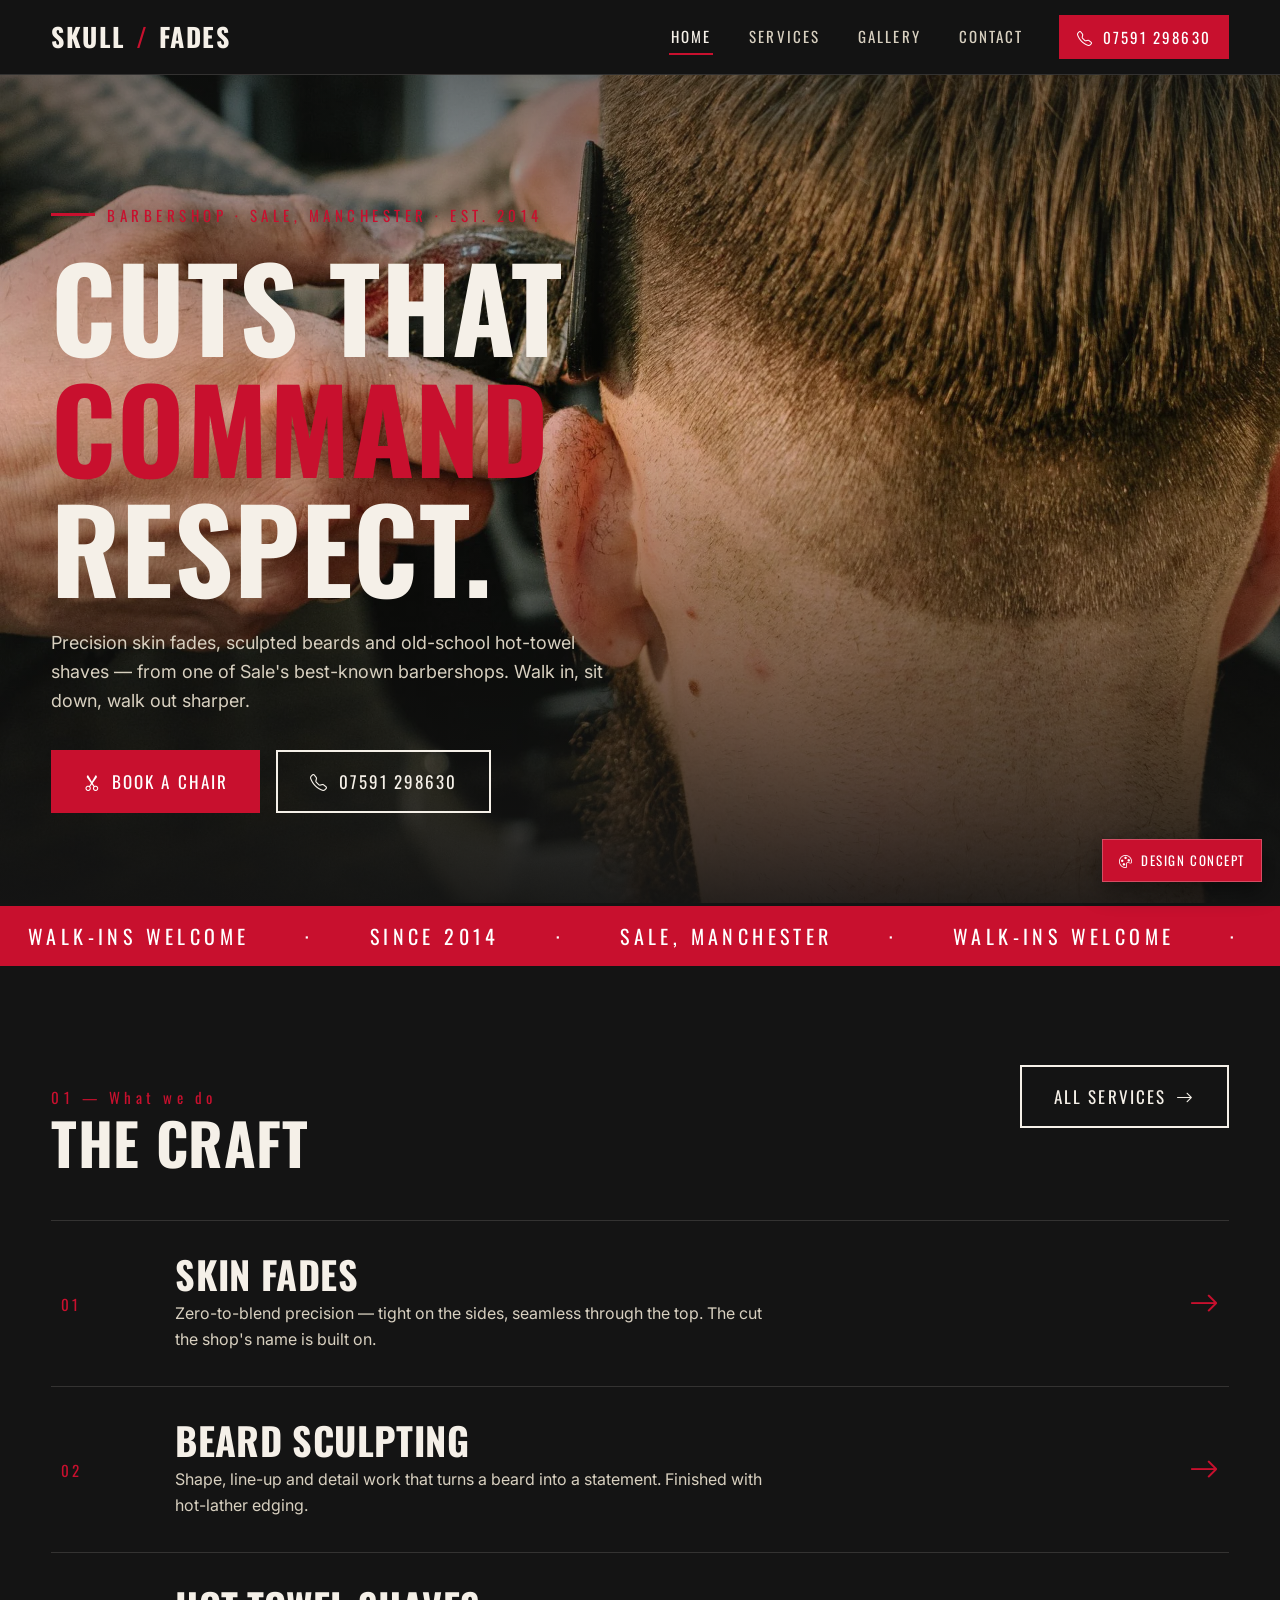
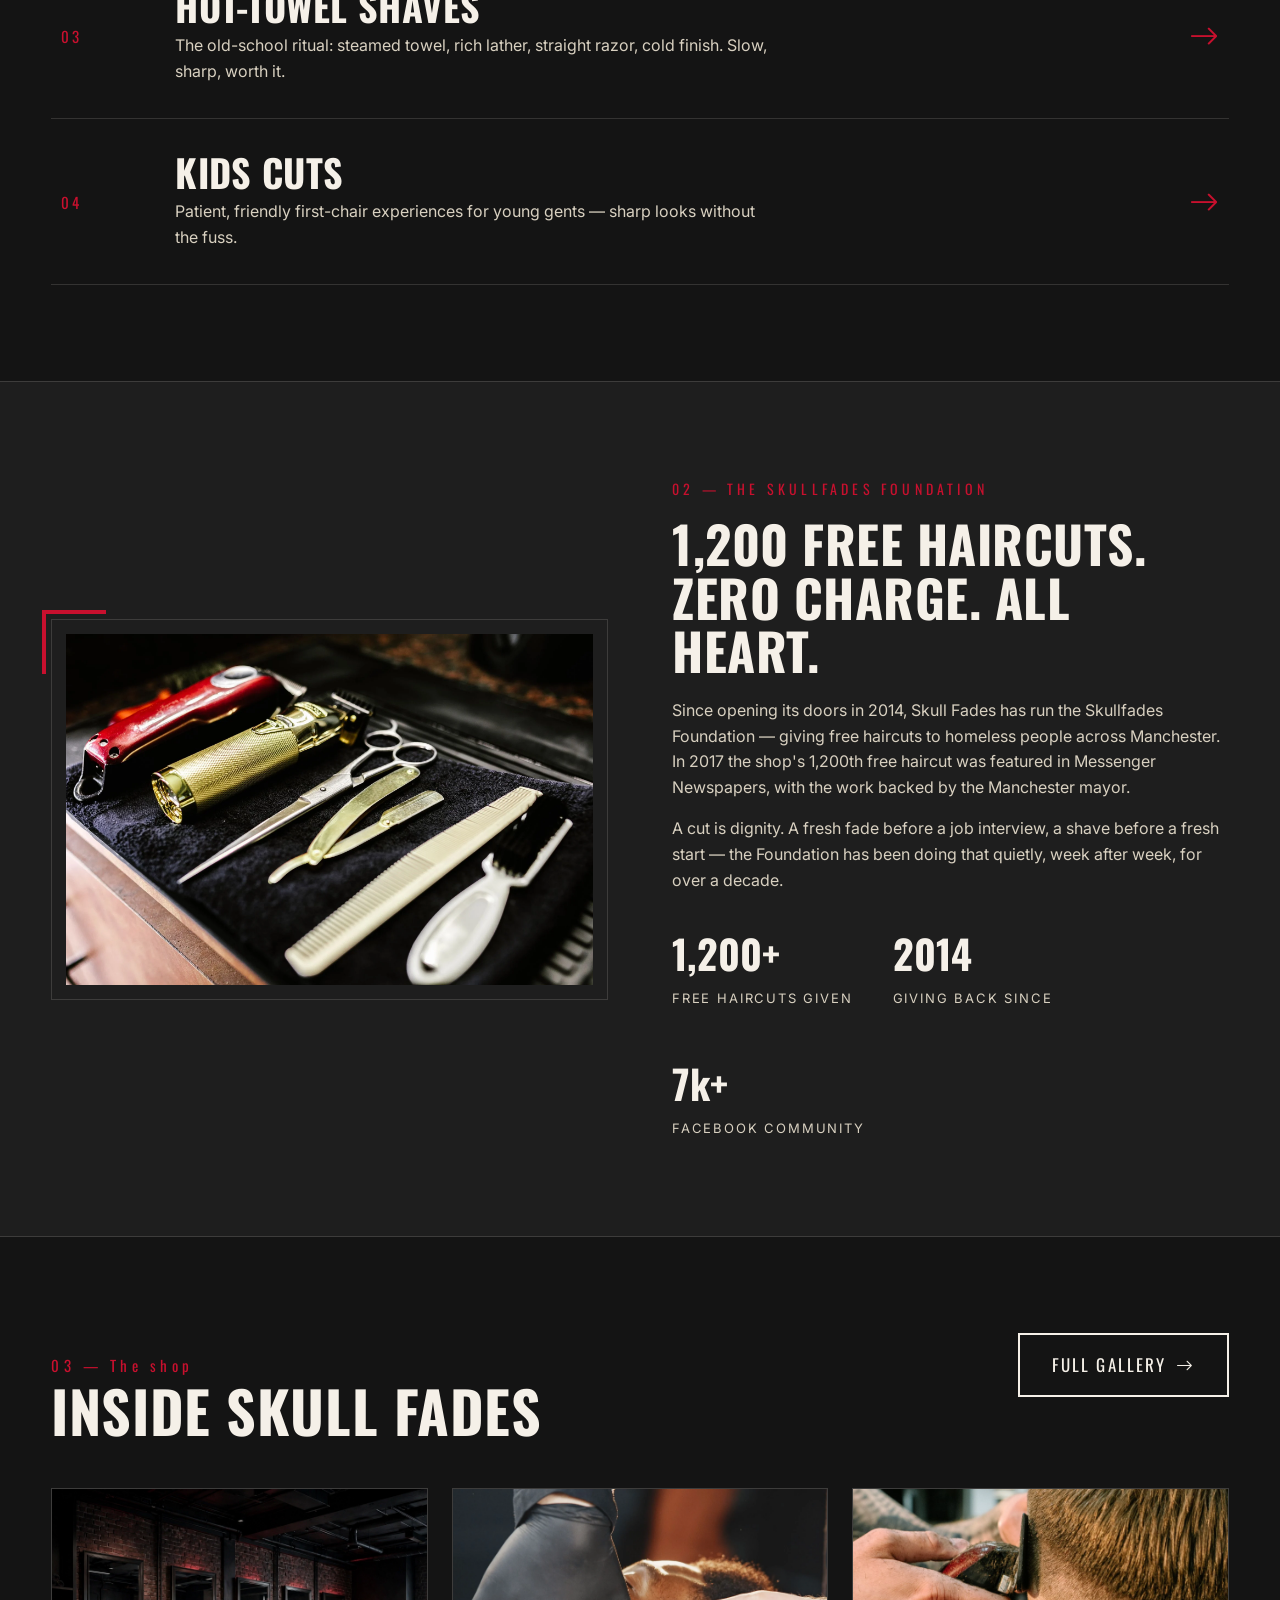
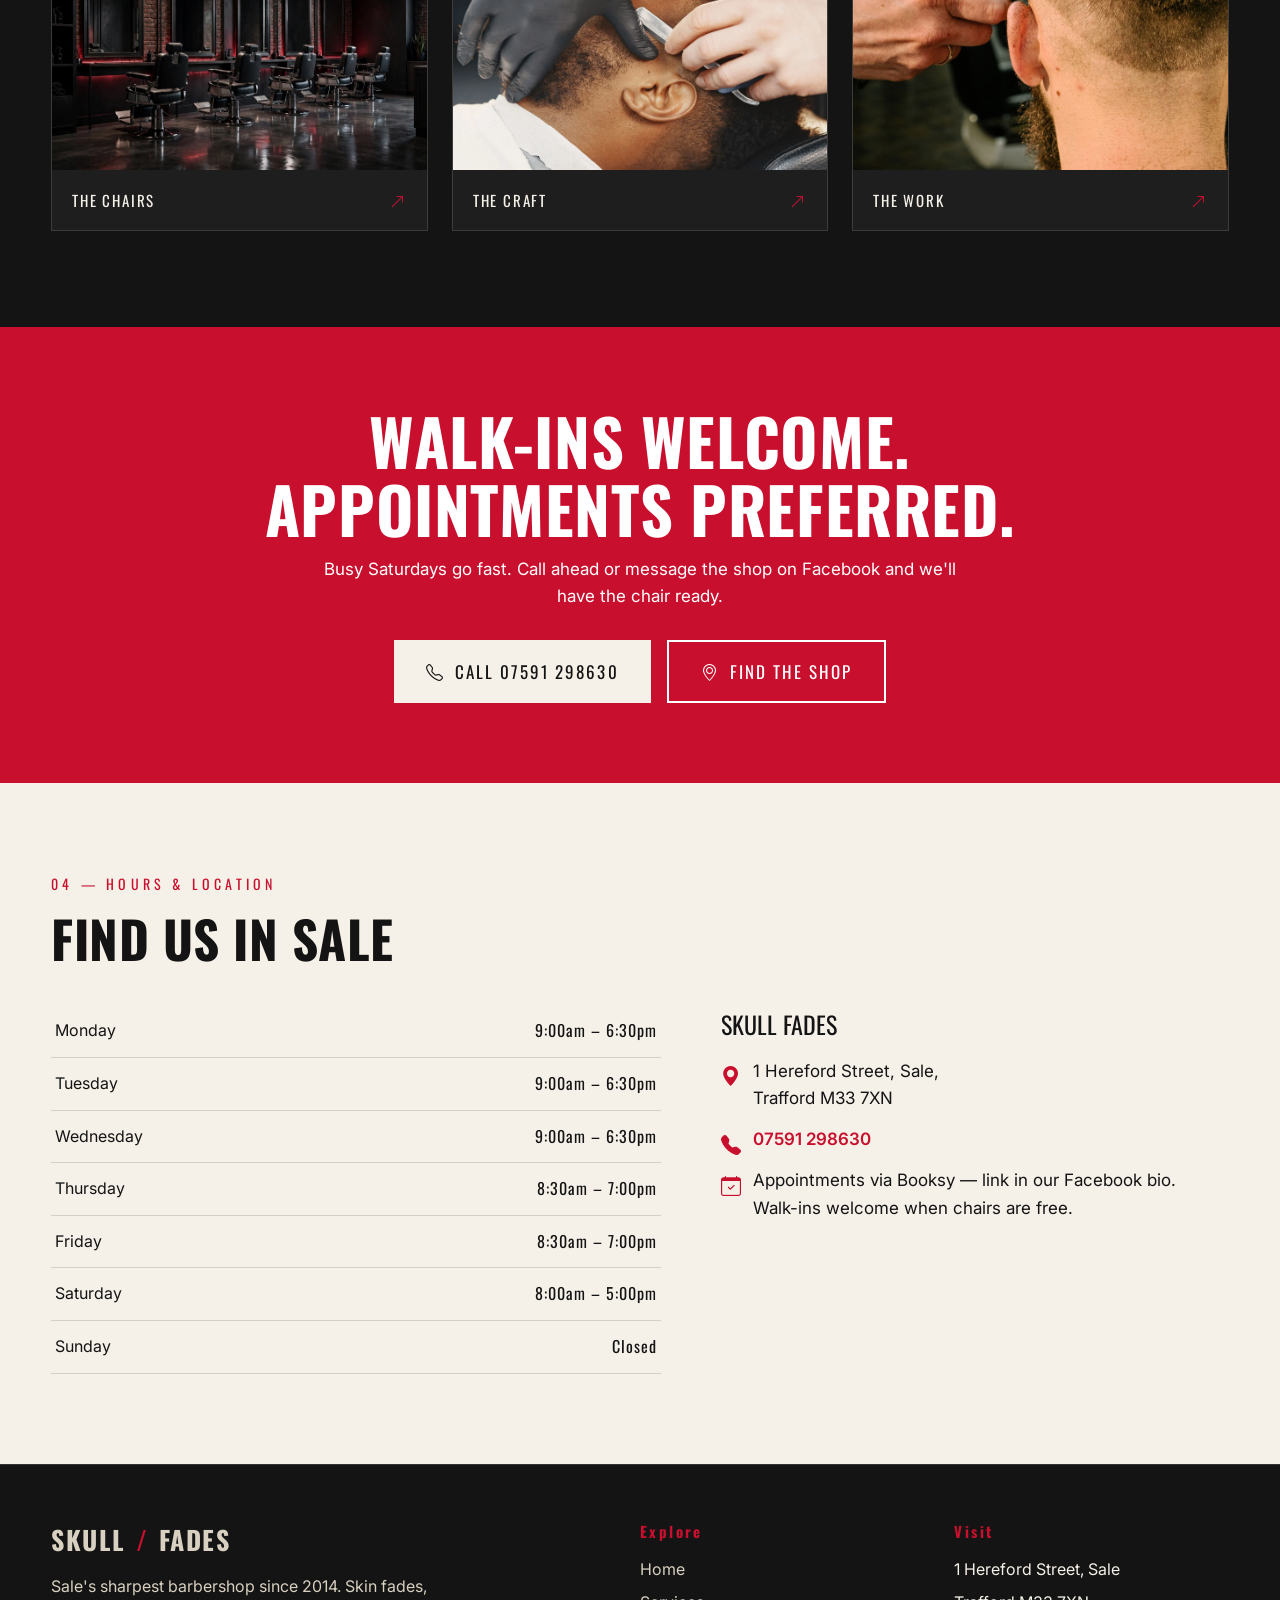
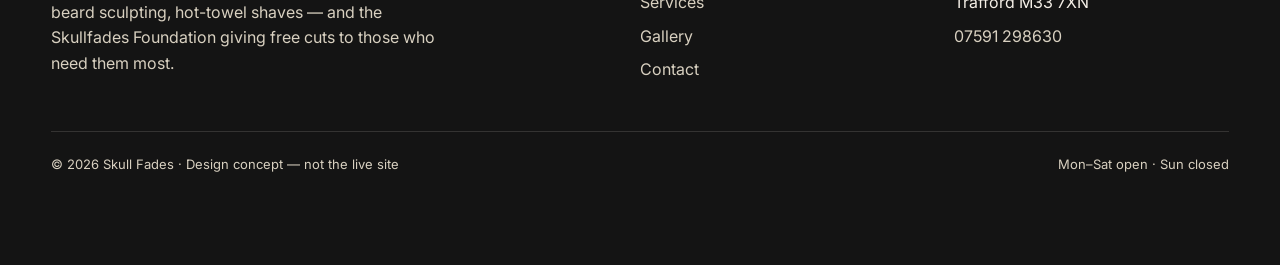
<file: index.html>
<!DOCTYPE html>
<html lang="en">
<head>
<meta charset="UTF-8">
<meta name="viewport" content="width=device-width, initial-scale=1.0">
<title>Skull Fades — Barbershop · Sale, Manchester</title>
<meta name="description" content="Skull Fades barbershop, 1 Hereford Street, Sale. Skin fades, beard sculpting, hot-towel shaves and kids cuts since 2014.">
<link rel="preconnect" href="https://fonts.googleapis.com">
<link rel="preconnect" href="https://fonts.gstatic.com" crossorigin>
<link href="https://fonts.googleapis.com/css2?family=Oswald:wght@500;600;700&family=Inter:wght@400;500;600&display=swap" rel="stylesheet">
<link rel="stylesheet" href="vendor/bootstrap-icons/bootstrap-icons.min.css">
<link rel="stylesheet" href="styles.css">
<link rel="icon" type="image/png" href="favicon.png">
<link rel="apple-touch-icon" href="apple-touch-icon.png">
</head>
<body>

<div class="concept-badge"><i class="bi bi-palette"></i> Design concept</div>

<header class="site-header">
  <div class="wrap header-inner">
    <a class="brand" href="index.html">Skull<span class="slash">/</span>Fades</a>
    <button class="menu-toggle" id="menuToggle" aria-label="Open menu" aria-expanded="false"><i class="bi bi-list"></i></button>
    <nav class="main-nav" id="mainNav" aria-label="Main navigation">
      <ul>
        <li><a href="index.html" class="active">Home</a></li>
        <li><a href="services.html">Services</a></li>
        <li><a href="gallery.html">Gallery</a></li>
        <li><a href="contact.html">Contact</a></li>
        <li><a href="tel:07591298630" class="nav-phone"><i class="bi bi-telephone"></i> 07591 298630</a></li>
      </ul>
    </nav>
  </div>
</header>

<main>
  <!-- 1. HERO -->
  <section class="hero">
    <div class="hero-bg" role="img" aria-label="Barber giving a skin fade in a dark barbershop"></div>
    <div class="wrap hero-content">
      <span class="hero-kicker">Barbershop · Sale, Manchester · Est. 2014</span>
      <h1>Cuts that <span class="red">command</span> respect.</h1>
      <p class="hero-sub">Precision skin fades, sculpted beards and old-school hot-towel shaves — from one of Sale's best-known barbershops. Walk in, sit down, walk out sharper.</p>
      <div class="hero-cta">
        <a class="btn btn-red" href="contact.html"><i class="bi bi-scissors"></i> Book a chair</a>
        <a class="btn btn-ghost" href="tel:07591298630"><i class="bi bi-telephone"></i> 07591 298630</a>
      </div>
    </div>
  </section>

  <!-- 2. MARQUEE -->
  <div class="marquee" aria-hidden="true">
    <div class="marquee-track">
      <span>Walk-ins welcome</span><span>·</span><span>Since 2014</span><span>·</span><span>Sale, Manchester</span><span>·</span><span>Walk-ins welcome</span><span>·</span><span>Since 2014</span><span>·</span><span>Sale, Manchester</span><span>·</span>
    </div>
  </div>

  <!-- 3. SERVICES (editorial list) -->
  <section class="section">
    <div class="wrap">
      <div class="section-head">
        <div>
          <span class="num">01 — What we do</span>
          <h2>The craft</h2>
        </div>
        <a class="btn btn-ghost" href="services.html">All services <i class="bi bi-arrow-right"></i></a>
      </div>
      <div class="svc-list">
        <a class="svc-row" href="services.html">
          <span class="svc-idx">01</span>
          <div><h3>Skin fades</h3><p>Zero-to-blend precision — tight on the sides, seamless through the top. The cut the shop's name is built on.</p></div>
          <span class="svc-arrow"><i class="bi bi-arrow-right"></i></span>
        </a>
        <a class="svc-row" href="services.html">
          <span class="svc-idx">02</span>
          <div><h3>Beard sculpting</h3><p>Shape, line-up and detail work that turns a beard into a statement. Finished with hot-lather edging.</p></div>
          <span class="svc-arrow"><i class="bi bi-arrow-right"></i></span>
        </a>
        <a class="svc-row" href="services.html">
          <span class="svc-idx">03</span>
          <div><h3>Hot-towel shaves</h3><p>The old-school ritual: steamed towel, rich lather, straight razor, cold finish. Slow, sharp, worth it.</p></div>
          <span class="svc-arrow"><i class="bi bi-arrow-right"></i></span>
        </a>
        <a class="svc-row" href="services.html">
          <span class="svc-idx">04</span>
          <div><h3>Kids cuts</h3><p>Patient, friendly first-chair experiences for young gents — sharp looks without the fuss.</p></div>
          <span class="svc-arrow"><i class="bi bi-arrow-right"></i></span>
        </a>
      </div>
    </div>
  </section>

  <!-- 4. SKULLFADES FOUNDATION STORY -->
  <section class="section" style="background: var(--ink-2); border-top: 1px solid var(--line); border-bottom: 1px solid var(--line);">
    <div class="wrap split">
      <div class="img-frame">
        <img src="images/clippers-still-life.webp" alt="Painterly still life of barber clippers, straight razor and shaving brush" loading="lazy">
      </div>
      <div>
        <span class="eyebrow">02 — The Skullfades Foundation</span>
        <h2>1,200 free haircuts. Zero charge. All heart.</h2>
        <p>Since opening its doors in 2014, Skull Fades has run the Skullfades Foundation — giving free haircuts to homeless people across Manchester. In 2017 the shop's 1,200th free haircut was featured in Messenger Newspapers, with the work backed by the Manchester mayor.</p>
        <p>A cut is dignity. A fresh fade before a job interview, a shave before a fresh start — the Foundation has been doing that quietly, week after week, for over a decade.</p>
        <div class="stat-row">
          <div class="stat"><b>1,200+</b><span>Free haircuts given</span></div>
          <div class="stat"><b>2014</b><span>Giving back since</span></div>
          <div class="stat"><b>7k+</b><span>Facebook community</span></div>
        </div>
      </div>
    </div>
  </section>

  <!-- 5. GALLERY PREVIEW -->
  <section class="section">
    <div class="wrap">
      <div class="section-head">
        <div>
          <span class="num">03 — The shop</span>
          <h2>Inside Skull Fades</h2>
        </div>
        <a class="btn btn-ghost" href="gallery.html">Full gallery <i class="bi bi-arrow-right"></i></a>
      </div>
      <div class="card-grid">
        <a class="g-card" href="gallery.html">
          <img src="images/shop-interior.webp" alt="Painterly illustration of the Skull Fades shop interior" loading="lazy">
          <div class="cap"><span>The chairs</span><i class="bi bi-arrow-up-right"></i></div>
        </a>
        <a class="g-card" href="gallery.html">
          <img src="images/razor-detail.webp" alt="Painterly close-up of a straight razor hot-towel shave" loading="lazy">
          <div class="cap"><span>The craft</span><i class="bi bi-arrow-up-right"></i></div>
        </a>
        <a class="g-card" href="gallery.html">
          <img src="images/hero-barber.webp" alt="Painterly illustration of a barber mid-skin-fade" loading="lazy">
          <div class="cap"><span>The work</span><i class="bi bi-arrow-up-right"></i></div>
        </a>
      </div>
    </div>
  </section>

  <!-- 6. BOOKING CTA BAND -->
  <section class="band-red">
    <div class="wrap">
      <h2>Walk-ins welcome.<br>Appointments preferred.</h2>
      <p>Busy Saturdays go fast. Call ahead or message the shop on Facebook and we'll have the chair ready.</p>
      <div class="band-cta">
        <a class="btn btn-bone" href="tel:07591298630"><i class="bi bi-telephone"></i> Call 07591 298630</a>
        <a class="btn btn-outline-w" href="contact.html"><i class="bi bi-geo-alt"></i> Find the shop</a>
      </div>
    </div>
  </section>

  <!-- 7. HOURS / LOCATION BAND -->
  <section class="hours-band">
    <div class="wrap">
      <span class="eyebrow" style="color: var(--red);">04 — Hours &amp; location</span>
      <h2>Find us in Sale</h2>
      <div class="hours-grid">
        <div>
          <table class="hours-table">
            <tr><td>Monday</td><td>9:00am – 6:30pm</td></tr>
            <tr><td>Tuesday</td><td>9:00am – 6:30pm</td></tr>
            <tr><td>Wednesday</td><td>9:00am – 6:30pm</td></tr>
            <tr><td>Thursday</td><td>8:30am – 7:00pm</td></tr>
            <tr><td>Friday</td><td>8:30am – 7:00pm</td></tr>
            <tr><td>Saturday</td><td>8:00am – 5:00pm</td></tr>
            <tr><td>Sunday</td><td>Closed</td></tr>
          </table>
        </div>
        <div class="addr-block">
          <p class="big">Skull Fades</p>
          <div class="info-line"><i class="bi bi-geo-alt-fill"></i><p>1 Hereford Street, Sale,<br>Trafford M33 7XN</p></div>
          <div class="info-line"><i class="bi bi-telephone-fill"></i><p><a href="tel:07591298630">07591 298630</a></p></div>
          <div class="info-line"><i class="bi bi-calendar-check"></i><p>Appointments via Booksy — link in our Facebook bio.<br>Walk-ins welcome when chairs are free.</p></div>
        </div>
      </div>
    </div>
  </section>
</main>

<footer class="site-footer">
  <div class="wrap">
    <div class="footer-grid">
      <div>
        <a class="brand" href="index.html" style="margin-bottom:14px;">Skull<span class="slash">/</span>Fades</a>
        <p style="color: var(--bone-dim); max-width: 40ch;">Sale's sharpest barbershop since 2014. Skin fades, beard sculpting, hot-towel shaves — and the Skullfades Foundation giving free cuts to those who need them most.</p>
      </div>
      <div>
        <h4>Explore</h4>
        <ul>
          <li><a href="index.html">Home</a></li>
          <li><a href="services.html">Services</a></li>
          <li><a href="gallery.html">Gallery</a></li>
          <li><a href="contact.html">Contact</a></li>
        </ul>
      </div>
      <div>
        <h4>Visit</h4>
        <ul>
          <li>1 Hereford Street, Sale</li>
          <li>Trafford M33 7XN</li>
          <li><a href="tel:07591298630">07591 298630</a></li>
        </ul>
      </div>
    </div>
    <div class="foot-note">
      <span>© 2026 Skull Fades · Design concept — not the live site</span>
      <span>Mon–Sat open · Sun closed</span>
    </div>
  </div>
</footer>

<script>
(function () {
  var btn = document.getElementById('menuToggle');
  var nav = document.getElementById('mainNav');
  btn.addEventListener('click', function () {
    var open = nav.classList.toggle('open');
    btn.setAttribute('aria-expanded', open ? 'true' : 'false');
    btn.innerHTML = open ? '<i class="bi bi-x-lg"></i>' : '<i class="bi bi-list"></i>';
  });
  nav.querySelectorAll('a').forEach(function (a) {
    a.addEventListener('click', function () { nav.classList.remove('open'); });
  });
})();
</script>
</body>
</html>
</file>
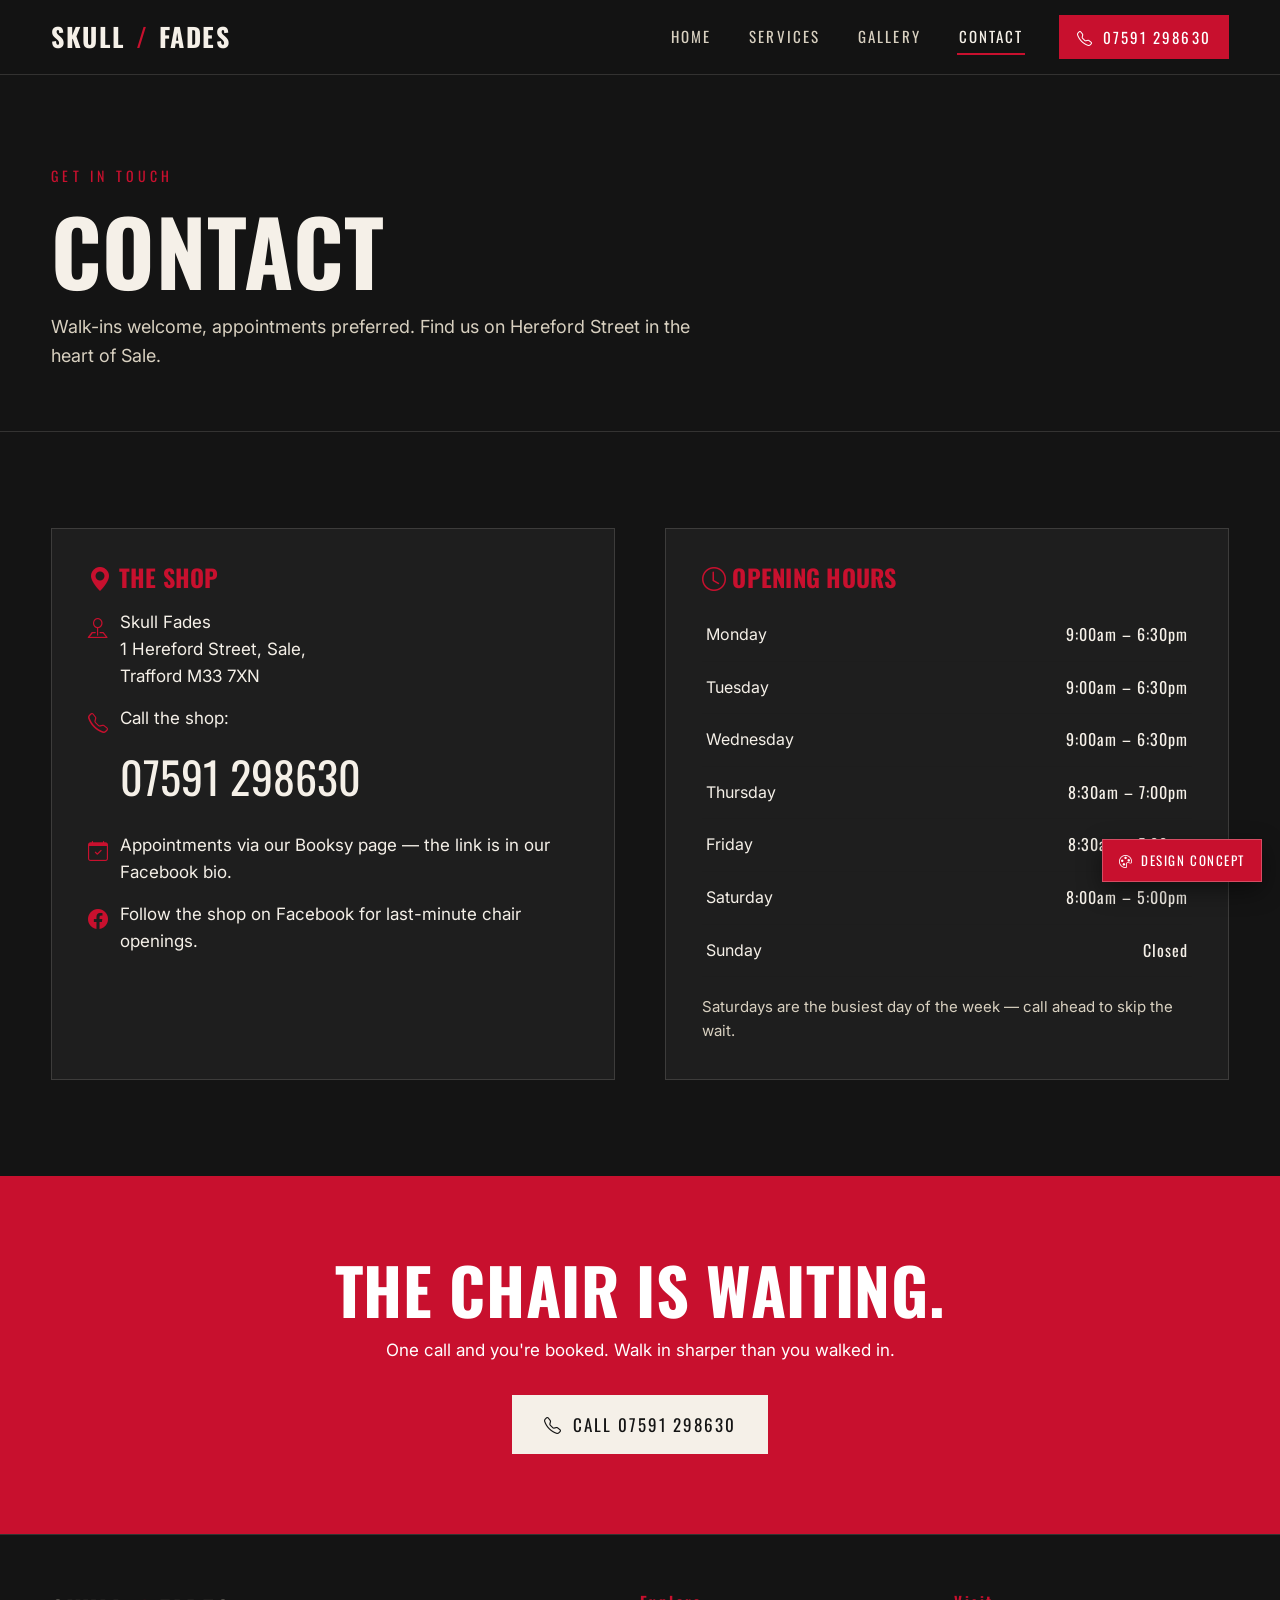
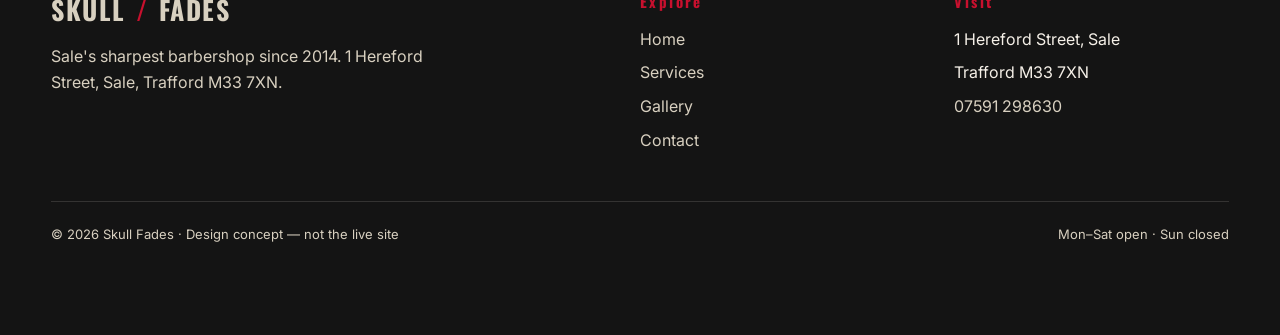
<file: contact.html>
<!DOCTYPE html>
<html lang="en">
<head>
<meta charset="UTF-8">
<meta name="viewport" content="width=device-width, initial-scale=1.0">
<title>Contact — Skull Fades · Sale, Manchester</title>
<meta name="description" content="Find Skull Fades: 1 Hereford Street, Sale, Trafford M33 7XN. Call 07591 298630. Opening hours Monday to Saturday.">
<link rel="preconnect" href="https://fonts.googleapis.com">
<link rel="preconnect" href="https://fonts.gstatic.com" crossorigin>
<link href="https://fonts.googleapis.com/css2?family=Oswald:wght@500;600;700&family=Inter:wght@400;500;600&display=swap" rel="stylesheet">
<link rel="stylesheet" href="vendor/bootstrap-icons/bootstrap-icons.min.css">
<link rel="stylesheet" href="styles.css">
<link rel="icon" type="image/png" href="favicon.png">
<link rel="apple-touch-icon" href="apple-touch-icon.png">
</head>
<body>

<div class="concept-badge"><i class="bi bi-palette"></i> Design concept</div>

<header class="site-header">
  <div class="wrap header-inner">
    <a class="brand" href="index.html">Skull<span class="slash">/</span>Fades</a>
    <button class="menu-toggle" id="menuToggle" aria-label="Open menu" aria-expanded="false"><i class="bi bi-list"></i></button>
    <nav class="main-nav" id="mainNav" aria-label="Main navigation">
      <ul>
        <li><a href="index.html">Home</a></li>
        <li><a href="services.html">Services</a></li>
        <li><a href="gallery.html">Gallery</a></li>
        <li><a href="contact.html" class="active">Contact</a></li>
        <li><a href="tel:07591298630" class="nav-phone"><i class="bi bi-telephone"></i> 07591 298630</a></li>
      </ul>
    </nav>
  </div>
</header>

<main>
  <section class="page-hero">
    <div class="wrap">
      <span class="eyebrow">Get in touch</span>
      <h1>Contact</h1>
      <p>Walk-ins welcome, appointments preferred. Find us on Hereford Street in the heart of Sale.</p>
    </div>
  </section>

  <section class="section">
    <div class="wrap contact-grid">
      <div class="contact-card">
        <h3><i class="bi bi-geo-alt-fill"></i> The shop</h3>
        <div class="info-line"><i class="bi bi-pin-map"></i><p>Skull Fades<br>1 Hereford Street, Sale,<br>Trafford M33 7XN</p></div>
        <div class="info-line"><i class="bi bi-telephone"></i><p>Call the shop:<br><a class="big-phone" href="tel:07591298630">07591 298630</a></p></div>
        <div class="info-line"><i class="bi bi-calendar-check"></i><p>Appointments via our Booksy page — the link is in our Facebook bio.</p></div>
        <div class="info-line"><i class="bi bi-facebook"></i><p>Follow the shop on Facebook for last-minute chair openings.</p></div>
      </div>
      <div class="contact-card">
        <h3><i class="bi bi-clock"></i> Opening hours</h3>
        <table class="hours-table">
          <tr><td>Monday</td><td>9:00am – 6:30pm</td></tr>
          <tr><td>Tuesday</td><td>9:00am – 6:30pm</td></tr>
          <tr><td>Wednesday</td><td>9:00am – 6:30pm</td></tr>
          <tr><td>Thursday</td><td>8:30am – 7:00pm</td></tr>
          <tr><td>Friday</td><td>8:30am – 7:00pm</td></tr>
          <tr><td>Saturday</td><td>8:00am – 5:00pm</td></tr>
          <tr><td>Sunday</td><td>Closed</td></tr>
        </table>
        <p style="margin-top: 18px; color: var(--bone-dim); font-size: 15px;">Saturdays are the busiest day of the week — call ahead to skip the wait.</p>
      </div>
    </div>
  </section>

  <section class="band-red">
    <div class="wrap">
      <h2>The chair is waiting.</h2>
      <p>One call and you're booked. Walk in sharper than you walked in.</p>
      <div class="band-cta">
        <a class="btn btn-bone" href="tel:07591298630"><i class="bi bi-telephone"></i> Call 07591 298630</a>
      </div>
    </div>
  </section>
</main>

<footer class="site-footer">
  <div class="wrap">
    <div class="footer-grid">
      <div>
        <a class="brand" href="index.html" style="margin-bottom:14px;">Skull<span class="slash">/</span>Fades</a>
        <p style="color: var(--bone-dim); max-width: 40ch;">Sale's sharpest barbershop since 2014. 1 Hereford Street, Sale, Trafford M33 7XN.</p>
      </div>
      <div>
        <h4>Explore</h4>
        <ul>
          <li><a href="index.html">Home</a></li>
          <li><a href="services.html">Services</a></li>
          <li><a href="gallery.html">Gallery</a></li>
          <li><a href="contact.html">Contact</a></li>
        </ul>
      </div>
      <div>
        <h4>Visit</h4>
        <ul>
          <li>1 Hereford Street, Sale</li>
          <li>Trafford M33 7XN</li>
          <li><a href="tel:07591298630">07591 298630</a></li>
        </ul>
      </div>
    </div>
    <div class="foot-note">
      <span>© 2026 Skull Fades · Design concept — not the live site</span>
      <span>Mon–Sat open · Sun closed</span>
    </div>
  </div>
</footer>

<script>
(function () {
  var btn = document.getElementById('menuToggle');
  var nav = document.getElementById('mainNav');
  btn.addEventListener('click', function () {
    var open = nav.classList.toggle('open');
    btn.setAttribute('aria-expanded', open ? 'true' : 'false');
    btn.innerHTML = open ? '<i class="bi bi-x-lg"></i>' : '<i class="bi bi-list"></i>';
  });
  nav.querySelectorAll('a').forEach(function (a) {
    a.addEventListener('click', function () { nav.classList.remove('open'); });
  });
})();
</script>
</body>
</html>
</file>
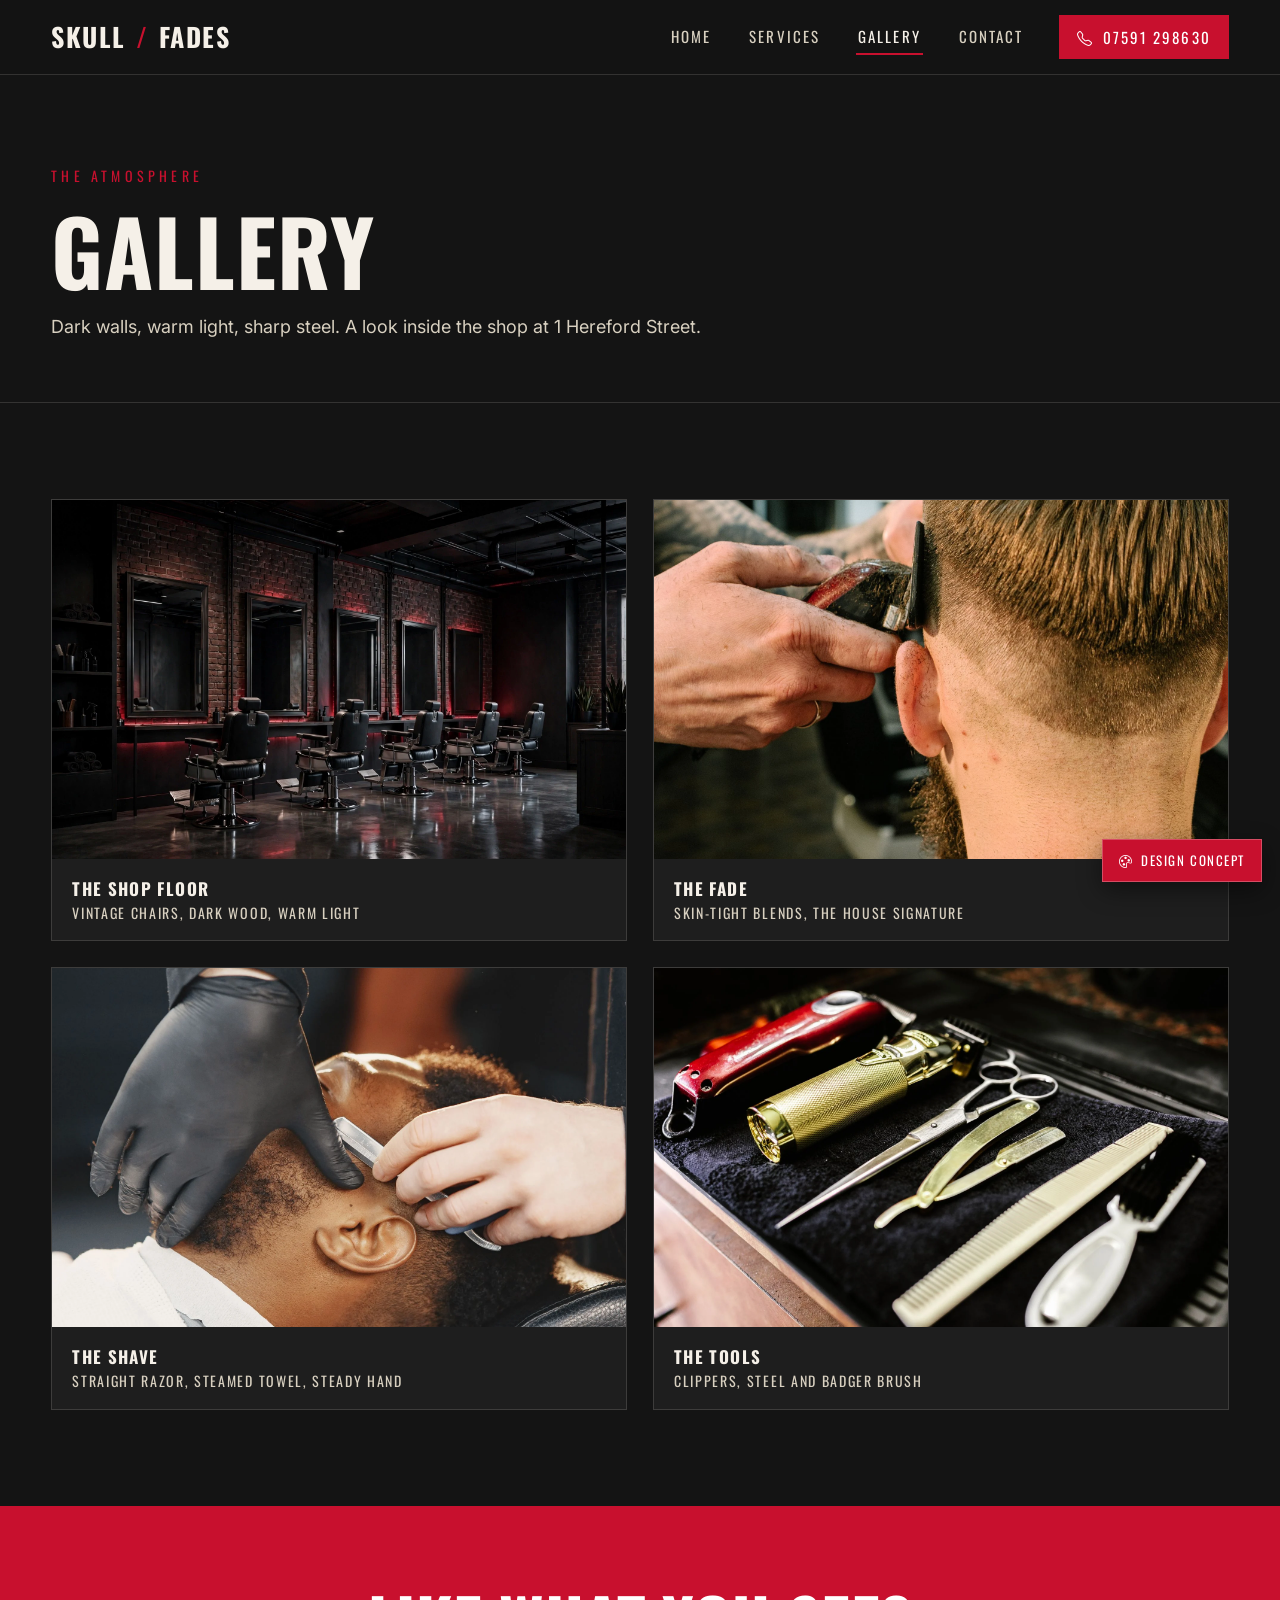
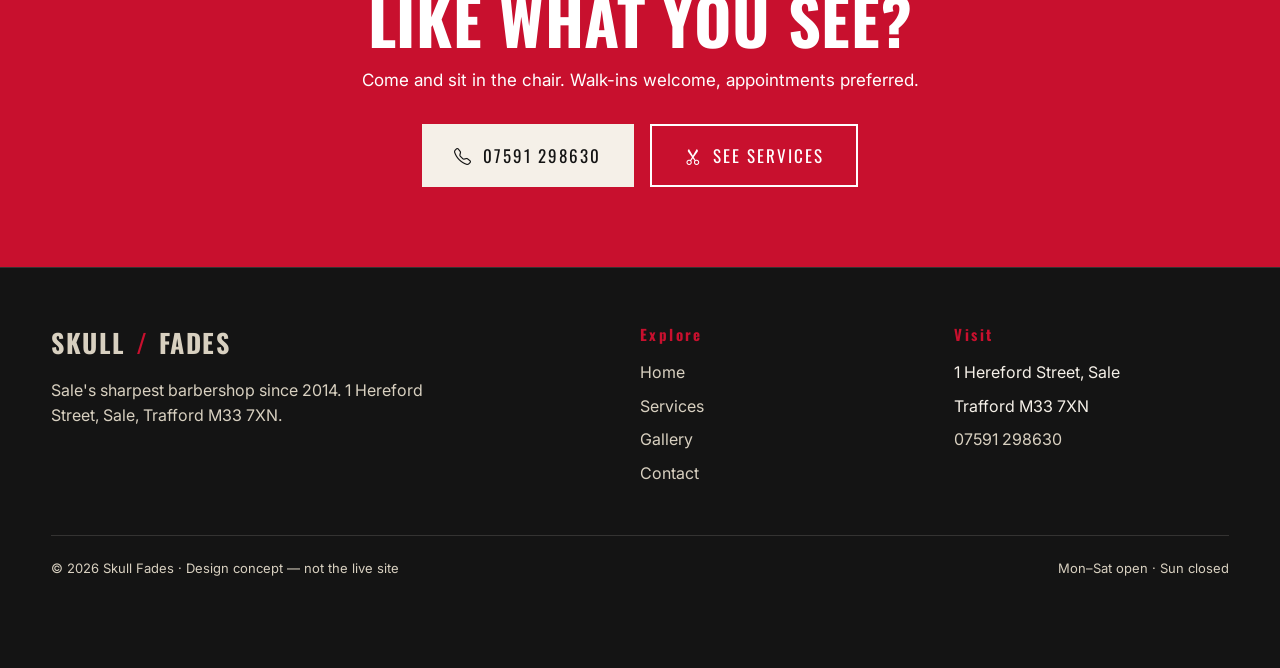
<file: gallery.html>
<!DOCTYPE html>
<html lang="en">
<head>
<meta charset="UTF-8">
<meta name="viewport" content="width=device-width, initial-scale=1.0">
<title>Gallery — Skull Fades · Sale, Manchester</title>
<meta name="description" content="Inside Skull Fades barbershop, Sale, Manchester — the chairs, the craft and the tools.">
<link rel="preconnect" href="https://fonts.googleapis.com">
<link rel="preconnect" href="https://fonts.gstatic.com" crossorigin>
<link href="https://fonts.googleapis.com/css2?family=Oswald:wght@500;600;700&family=Inter:wght@400;500;600&display=swap" rel="stylesheet">
<link rel="stylesheet" href="vendor/bootstrap-icons/bootstrap-icons.min.css">
<link rel="stylesheet" href="styles.css">
<link rel="icon" type="image/png" href="favicon.png">
<link rel="apple-touch-icon" href="apple-touch-icon.png">
</head>
<body>

<div class="concept-badge"><i class="bi bi-palette"></i> Design concept</div>

<header class="site-header">
  <div class="wrap header-inner">
    <a class="brand" href="index.html">Skull<span class="slash">/</span>Fades</a>
    <button class="menu-toggle" id="menuToggle" aria-label="Open menu" aria-expanded="false"><i class="bi bi-list"></i></button>
    <nav class="main-nav" id="mainNav" aria-label="Main navigation">
      <ul>
        <li><a href="index.html">Home</a></li>
        <li><a href="services.html">Services</a></li>
        <li><a href="gallery.html" class="active">Gallery</a></li>
        <li><a href="contact.html">Contact</a></li>
        <li><a href="tel:07591298630" class="nav-phone"><i class="bi bi-telephone"></i> 07591 298630</a></li>
      </ul>
    </nav>
  </div>
</header>

<main>
  <section class="page-hero">
    <div class="wrap">
      <span class="eyebrow">The atmosphere</span>
      <h1>Gallery</h1>
      <p>Dark walls, warm light, sharp steel. A look inside the shop at 1 Hereford Street.</p>
    </div>
  </section>

  <section class="section">
    <div class="wrap">
      <div class="gallery-grid">
        <figure>
          <img src="images/shop-interior.webp" alt="Painterly illustration of the Skull Fades shop interior at dusk" loading="lazy">
          <figcaption><b>The shop floor</b>Vintage chairs, dark wood, warm light</figcaption>
        </figure>
        <figure>
          <img src="images/hero-barber.webp" alt="Painterly illustration of a barber giving a skin fade" loading="lazy">
          <figcaption><b>The fade</b>Skin-tight blends, the house signature</figcaption>
        </figure>
        <figure>
          <img src="images/razor-detail.webp" alt="Painterly close-up of a straight razor hot-towel shave" loading="lazy">
          <figcaption><b>The shave</b>Straight razor, steamed towel, steady hand</figcaption>
        </figure>
        <figure>
          <img src="images/clippers-still-life.webp" alt="Painterly still life of barber tools on a dark counter" loading="lazy">
          <figcaption><b>The tools</b>Clippers, steel and badger brush</figcaption>
        </figure>
      </div>
    </div>
  </section>

  <section class="band-red">
    <div class="wrap">
      <h2>Like what you see?</h2>
      <p>Come and sit in the chair. Walk-ins welcome, appointments preferred.</p>
      <div class="band-cta">
        <a class="btn btn-bone" href="tel:07591298630"><i class="bi bi-telephone"></i> 07591 298630</a>
        <a class="btn btn-outline-w" href="services.html"><i class="bi bi-scissors"></i> See services</a>
      </div>
    </div>
  </section>
</main>

<footer class="site-footer">
  <div class="wrap">
    <div class="footer-grid">
      <div>
        <a class="brand" href="index.html" style="margin-bottom:14px;">Skull<span class="slash">/</span>Fades</a>
        <p style="color: var(--bone-dim); max-width: 40ch;">Sale's sharpest barbershop since 2014. 1 Hereford Street, Sale, Trafford M33 7XN.</p>
      </div>
      <div>
        <h4>Explore</h4>
        <ul>
          <li><a href="index.html">Home</a></li>
          <li><a href="services.html">Services</a></li>
          <li><a href="gallery.html">Gallery</a></li>
          <li><a href="contact.html">Contact</a></li>
        </ul>
      </div>
      <div>
        <h4>Visit</h4>
        <ul>
          <li>1 Hereford Street, Sale</li>
          <li>Trafford M33 7XN</li>
          <li><a href="tel:07591298630">07591 298630</a></li>
        </ul>
      </div>
    </div>
    <div class="foot-note">
      <span>© 2026 Skull Fades · Design concept — not the live site</span>
      <span>Mon–Sat open · Sun closed</span>
    </div>
  </div>
</footer>

<script>
(function () {
  var btn = document.getElementById('menuToggle');
  var nav = document.getElementById('mainNav');
  btn.addEventListener('click', function () {
    var open = nav.classList.toggle('open');
    btn.setAttribute('aria-expanded', open ? 'true' : 'false');
    btn.innerHTML = open ? '<i class="bi bi-x-lg"></i>' : '<i class="bi bi-list"></i>';
  });
  nav.querySelectorAll('a').forEach(function (a) {
    a.addEventListener('click', function () { nav.classList.remove('open'); });
  });
})();
</script>
</body>
</html>
</file>
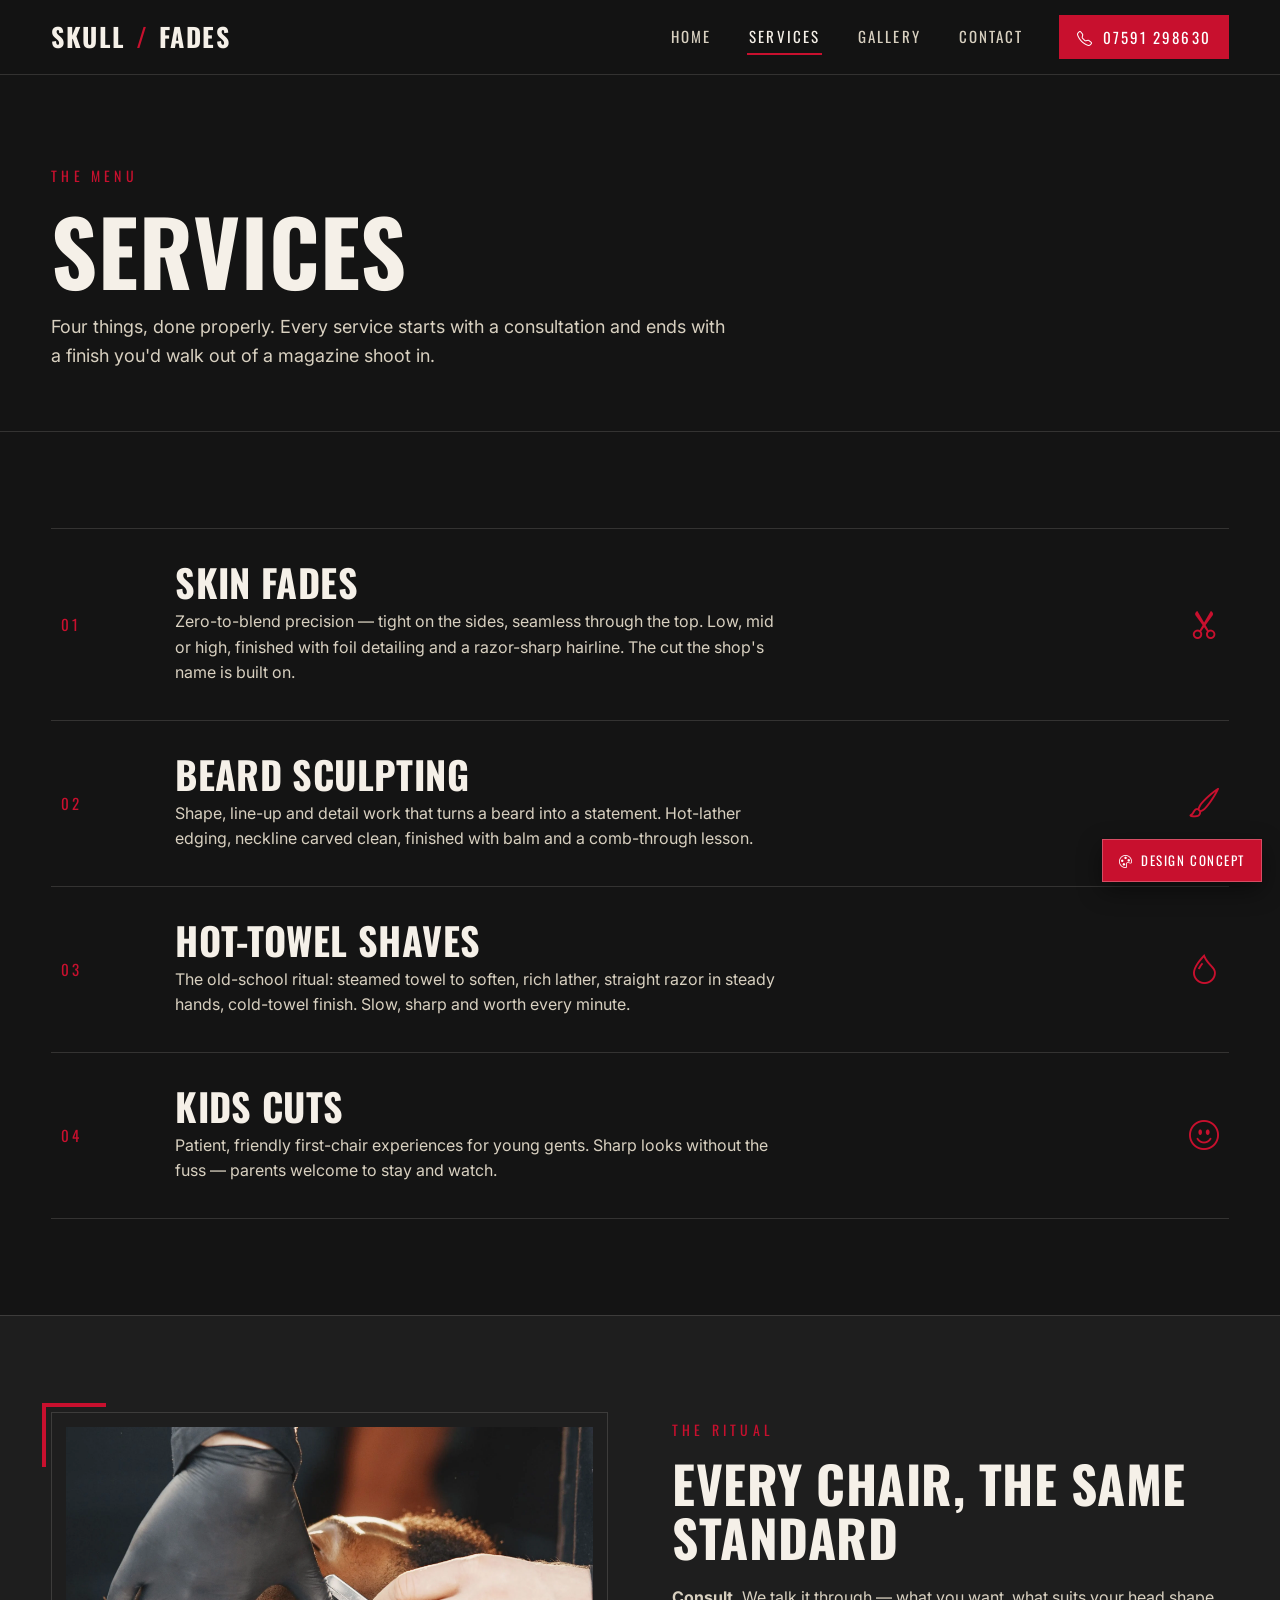
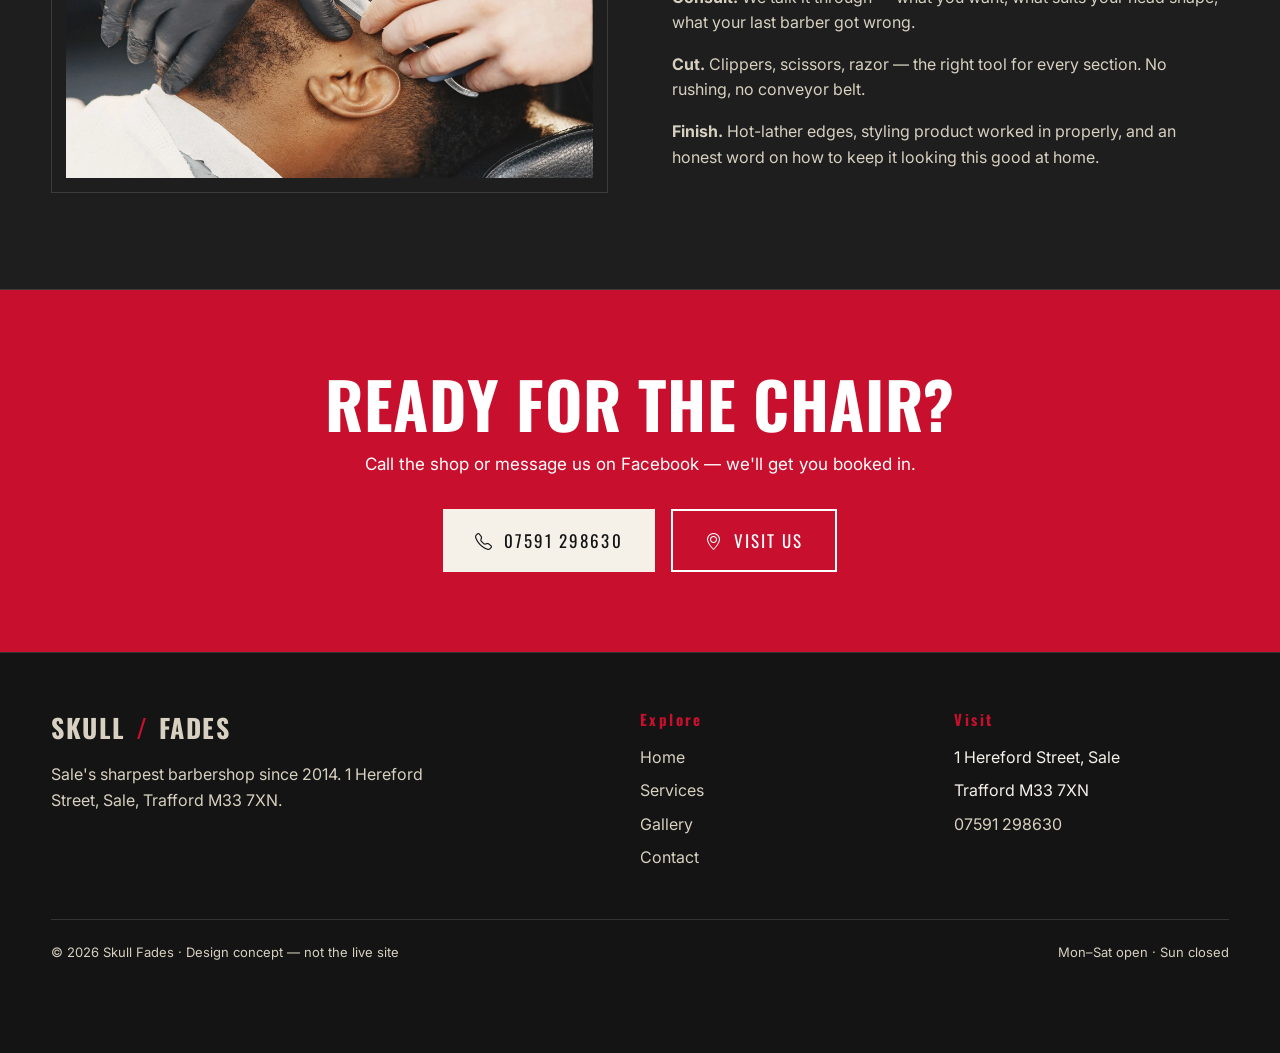
<file: services.html>
<!DOCTYPE html>
<html lang="en">
<head>
<meta charset="UTF-8">
<meta name="viewport" content="width=device-width, initial-scale=1.0">
<title>Services — Skull Fades · Sale, Manchester</title>
<meta name="description" content="Skull Fades services: skin fades, beard sculpting, hot-towel shaves and kids cuts in Sale, Manchester.">
<link rel="preconnect" href="https://fonts.googleapis.com">
<link rel="preconnect" href="https://fonts.gstatic.com" crossorigin>
<link href="https://fonts.googleapis.com/css2?family=Oswald:wght@500;600;700&family=Inter:wght@400;500;600&display=swap" rel="stylesheet">
<link rel="stylesheet" href="vendor/bootstrap-icons/bootstrap-icons.min.css">
<link rel="stylesheet" href="styles.css">
<link rel="icon" type="image/png" href="favicon.png">
<link rel="apple-touch-icon" href="apple-touch-icon.png">
</head>
<body>

<div class="concept-badge"><i class="bi bi-palette"></i> Design concept</div>

<header class="site-header">
  <div class="wrap header-inner">
    <a class="brand" href="index.html">Skull<span class="slash">/</span>Fades</a>
    <button class="menu-toggle" id="menuToggle" aria-label="Open menu" aria-expanded="false"><i class="bi bi-list"></i></button>
    <nav class="main-nav" id="mainNav" aria-label="Main navigation">
      <ul>
        <li><a href="index.html">Home</a></li>
        <li><a href="services.html" class="active">Services</a></li>
        <li><a href="gallery.html">Gallery</a></li>
        <li><a href="contact.html">Contact</a></li>
        <li><a href="tel:07591298630" class="nav-phone"><i class="bi bi-telephone"></i> 07591 298630</a></li>
      </ul>
    </nav>
  </div>
</header>

<main>
  <section class="page-hero">
    <div class="wrap">
      <span class="eyebrow">The menu</span>
      <h1>Services</h1>
      <p>Four things, done properly. Every service starts with a consultation and ends with a finish you'd walk out of a magazine shoot in.</p>
    </div>
  </section>

  <section class="section">
    <div class="wrap">
      <div class="svc-list">
        <div class="svc-row" style="cursor: default;">
          <span class="svc-idx">01</span>
          <div><h3>Skin fades</h3><p>Zero-to-blend precision — tight on the sides, seamless through the top. Low, mid or high, finished with foil detailing and a razor-sharp hairline. The cut the shop's name is built on.</p></div>
          <span class="svc-arrow"><i class="bi bi-scissors"></i></span>
        </div>
        <div class="svc-row" style="cursor: default;">
          <span class="svc-idx">02</span>
          <div><h3>Beard sculpting</h3><p>Shape, line-up and detail work that turns a beard into a statement. Hot-lather edging, neckline carved clean, finished with balm and a comb-through lesson.</p></div>
          <span class="svc-arrow"><i class="bi bi-brush"></i></span>
        </div>
        <div class="svc-row" style="cursor: default;">
          <span class="svc-idx">03</span>
          <div><h3>Hot-towel shaves</h3><p>The old-school ritual: steamed towel to soften, rich lather, straight razor in steady hands, cold-towel finish. Slow, sharp and worth every minute.</p></div>
          <span class="svc-arrow"><i class="bi bi-droplet"></i></span>
        </div>
        <div class="svc-row" style="cursor: default;">
          <span class="svc-idx">04</span>
          <div><h3>Kids cuts</h3><p>Patient, friendly first-chair experiences for young gents. Sharp looks without the fuss — parents welcome to stay and watch.</p></div>
          <span class="svc-arrow"><i class="bi bi-emoji-smile"></i></span>
        </div>
      </div>
    </div>
  </section>

  <section class="section" style="background: var(--ink-2); border-top: 1px solid var(--line); border-bottom: 1px solid var(--line);">
    <div class="wrap split">
      <div class="img-frame">
        <img src="images/razor-detail.webp" alt="Painterly close-up of a straight razor hot-towel shave" loading="lazy">
      </div>
      <div>
        <span class="eyebrow">The ritual</span>
        <h2>Every chair, the same standard</h2>
        <p><b>Consult.</b> We talk it through — what you want, what suits your head shape, what your last barber got wrong.</p>
        <p><b>Cut.</b> Clippers, scissors, razor — the right tool for every section. No rushing, no conveyor belt.</p>
        <p><b>Finish.</b> Hot-lather edges, styling product worked in properly, and an honest word on how to keep it looking this good at home.</p>
      </div>
    </div>
  </section>

  <section class="band-red">
    <div class="wrap">
      <h2>Ready for the chair?</h2>
      <p>Call the shop or message us on Facebook — we'll get you booked in.</p>
      <div class="band-cta">
        <a class="btn btn-bone" href="tel:07591298630"><i class="bi bi-telephone"></i> 07591 298630</a>
        <a class="btn btn-outline-w" href="contact.html"><i class="bi bi-geo-alt"></i> Visit us</a>
      </div>
    </div>
  </section>
</main>

<footer class="site-footer">
  <div class="wrap">
    <div class="footer-grid">
      <div>
        <a class="brand" href="index.html" style="margin-bottom:14px;">Skull<span class="slash">/</span>Fades</a>
        <p style="color: var(--bone-dim); max-width: 40ch;">Sale's sharpest barbershop since 2014. 1 Hereford Street, Sale, Trafford M33 7XN.</p>
      </div>
      <div>
        <h4>Explore</h4>
        <ul>
          <li><a href="index.html">Home</a></li>
          <li><a href="services.html">Services</a></li>
          <li><a href="gallery.html">Gallery</a></li>
          <li><a href="contact.html">Contact</a></li>
        </ul>
      </div>
      <div>
        <h4>Visit</h4>
        <ul>
          <li>1 Hereford Street, Sale</li>
          <li>Trafford M33 7XN</li>
          <li><a href="tel:07591298630">07591 298630</a></li>
        </ul>
      </div>
    </div>
    <div class="foot-note">
      <span>© 2026 Skull Fades · Design concept — not the live site</span>
      <span>Mon–Sat open · Sun closed</span>
    </div>
  </div>
</footer>

<script>
(function () {
  var btn = document.getElementById('menuToggle');
  var nav = document.getElementById('mainNav');
  btn.addEventListener('click', function () {
    var open = nav.classList.toggle('open');
    btn.setAttribute('aria-expanded', open ? 'true' : 'false');
    btn.innerHTML = open ? '<i class="bi bi-x-lg"></i>' : '<i class="bi bi-list"></i>';
  });
  nav.querySelectorAll('a').forEach(function (a) {
    a.addEventListener('click', function () { nav.classList.remove('open'); });
  });
})();
</script>
</body>
</html>
</file>
<file: styles.css>
/* Skull Fades — design concept stylesheet */
:root {
  --ink: #141414;
  --ink-2: #1e1e1e;
  --bone: #f5f0e8;
  --bone-dim: #d8d0c0;
  --red: #c8102e;
  --red-dark: #9c0b23;
  --line: rgba(245, 240, 232, 0.14);
}

* { margin: 0; padding: 0; box-sizing: border-box; }

html { scroll-behavior: smooth; }

body {
  background: var(--ink);
  color: var(--bone);
  font-family: 'Inter', system-ui, sans-serif;
  line-height: 1.6;
  -webkit-font-smoothing: antialiased;
}

img { display: block; max-width: 100%; }

h1, h2, h3, .oswald {
  font-family: 'Oswald', sans-serif;
  text-transform: uppercase;
  font-weight: 700;
  line-height: 1.05;
  letter-spacing: 0.01em;
}

a { color: inherit; }

.wrap { width: min(1180px, 92%); margin: 0 auto; }

/* ---------- design-concept badge ---------- */
.concept-badge {
  position: fixed;
  bottom: 18px; right: 18px;
  z-index: 1500;
  background: var(--red);
  color: #fff;
  font-family: 'Oswald', sans-serif;
  font-size: 13px; letter-spacing: 0.12em; text-transform: uppercase;
  padding: 10px 16px;
  display: flex; align-items: center; gap: 8px;
  box-shadow: 0 8px 24px rgba(0,0,0,.45);
  border: 1px solid rgba(255,255,255,.25);
}

/* ---------- header / nav ---------- */
.site-header {
  position: sticky; top: 0;
  z-index: 1000;
  background: rgba(20, 20, 20, 0.96);
  border-bottom: 1px solid var(--line);
  backdrop-filter: blur(8px);
}
.header-inner {
  display: flex; align-items: center; justify-content: space-between;
  height: 74px;
}
.brand {
  font-family: 'Oswald', sans-serif;
  font-size: 26px; font-weight: 700; letter-spacing: 0.06em;
  text-decoration: none; text-transform: uppercase;
  display: flex; align-items: center; gap: 10px;
}
.brand .slash { color: var(--red); }
.main-nav ul { display: flex; gap: 34px; list-style: none; align-items: center; }
.main-nav a {
  text-decoration: none;
  font-family: 'Oswald', sans-serif; font-size: 15px; letter-spacing: 0.14em; text-transform: uppercase;
  color: var(--bone-dim);
  padding: 6px 2px;
  border-bottom: 2px solid transparent;
  transition: color .2s, border-color .2s;
}
.main-nav a:hover, .main-nav a.active { color: var(--bone); border-bottom-color: var(--red); }
.nav-phone {
  display: inline-flex; align-items: center; gap: 8px;
  background: var(--red); color: #fff !important;
  padding: 10px 18px !important; border-bottom: none !important;
}
.nav-phone:hover { background: var(--red-dark); }
.menu-toggle {
  display: none;
  background: none; border: 1px solid var(--line);
  color: var(--bone); font-size: 26px;
  padding: 6px 12px; cursor: pointer; line-height: 1;
}

/* ---------- buttons ---------- */
.btn {
  display: inline-flex; align-items: center; gap: 10px;
  font-family: 'Oswald', sans-serif; font-size: 17px; letter-spacing: 0.12em; text-transform: uppercase;
  text-decoration: none; padding: 16px 32px;
  transition: background .2s, color .2s, transform .2s;
}
.btn-red { background: var(--red); color: #fff; }
.btn-red:hover { background: var(--red-dark); transform: translateY(-2px); }
.btn-ghost { border: 2px solid var(--bone); color: var(--bone); }
.btn-ghost:hover { background: var(--bone); color: var(--ink); }

/* ---------- hero ---------- */
.hero {
  position: relative;
  min-height: 92vh;
  display: flex; align-items: flex-end;
  overflow: hidden;
}
.hero-bg {
  position: absolute; inset: 0;
  background: url('images/hero-barber.webp') center 30% / cover no-repeat;
}
.hero-bg::after {
  content: '';
  position: absolute; inset: 0;
  background: linear-gradient(180deg, rgba(20,20,20,.55) 0%, rgba(20,20,20,.15) 40%, rgba(20,20,20,.92) 100%);
}
.hero-content { position: relative; z-index: 2; padding: 80px 0 90px; }
.hero-kicker {
  font-family: 'Oswald', sans-serif; letter-spacing: 0.3em; text-transform: uppercase;
  font-size: 15px; color: var(--red); text-shadow: 0 1px 14px rgba(0,0,0,.55);
  display: flex; align-items: center; gap: 12px; margin-bottom: 18px;
}
.hero-kicker::before { content: ''; width: 44px; height: 3px; background: var(--red); display: inline-block; }
.hero h1 {
  font-size: clamp(56px, 9vw, 128px);
  max-width: 10ch;
}
.hero h1 .red { color: var(--red); }
.hero-sub { max-width: 52ch; color: var(--bone-dim); font-size: 18px; margin: 22px 0 34px; }
.hero-cta { display: flex; gap: 16px; flex-wrap: wrap; }

/* ---------- marquee ---------- */
.marquee {
  background: var(--red); color: #fff;
  overflow: hidden; white-space: nowrap;
  border-top: 3px solid var(--ink); border-bottom: 3px solid var(--ink);
}
.marquee-track {
  display: inline-block;
  padding: 14px 0;
  font-family: 'Oswald', sans-serif; font-size: 20px; letter-spacing: 0.22em; text-transform: uppercase;
  animation: scroll 22s linear infinite;
}
.marquee-track span { margin: 0 28px; }
@keyframes scroll { from { transform: translateX(0); } to { transform: translateX(-50%); } }

/* ---------- sections ---------- */
.section { padding: 96px 0; }
.section-head {
  display: flex; align-items: baseline; justify-content: space-between; gap: 20px; flex-wrap: wrap;
  margin-bottom: 48px;
}
.section-head h2 { font-size: clamp(34px, 4.5vw, 58px); }
.section-head .num {
  font-family: 'Oswald', sans-serif; color: var(--red);
  font-size: 15px; letter-spacing: 0.3em;
}
.section-lead { color: var(--bone-dim); max-width: 62ch; }

/* editorial services list */
.svc-list { border-top: 1px solid var(--line); }
.svc-row {
  display: grid; grid-template-columns: 90px 1fr auto; gap: 24px; align-items: center;
  padding: 34px 10px;
  border-bottom: 1px solid var(--line);
  text-decoration: none;
  transition: background .2s, padding-left .2s;
}
.svc-row:hover { background: var(--ink-2); padding-left: 22px; }
.svc-idx { font-family: 'Oswald', sans-serif; font-size: 15px; color: var(--red); letter-spacing: 0.2em; }
.svc-row h3 { font-size: clamp(24px, 3vw, 38px); margin-bottom: 6px; }
.svc-row p { color: var(--bone-dim); max-width: 60ch; font-size: 16px; }
.svc-arrow { font-size: 30px; color: var(--red); }

/* split section */
.split { display: grid; grid-template-columns: 1fr 1fr; gap: 64px; align-items: center; }
.split .img-frame {
  border: 1px solid var(--line);
  padding: 14px;
  background: var(--ink-2);
  position: relative;
}
.split .img-frame::before {
  content: ''; position: absolute; top: -10px; left: -10px;
  width: 60px; height: 60px;
  border-top: 4px solid var(--red); border-left: 4px solid var(--red);
}
.split img { width: 100%; height: auto; }
.eyebrow {
  font-family: 'Oswald', sans-serif; font-size: 14px; letter-spacing: 0.3em; text-transform: uppercase;
  color: var(--red); margin-bottom: 16px; display: block;
}
.split h2 { font-size: clamp(32px, 4vw, 52px); margin-bottom: 20px; }
.split p { color: var(--bone-dim); margin-bottom: 16px; }
.stat-row { display: flex; gap: 40px; margin-top: 28px; flex-wrap: wrap; }
.stat b { font-family: 'Oswald', sans-serif; font-size: 40px; color: var(--bone); display: block; }
.stat span { font-size: 13px; letter-spacing: 0.14em; text-transform: uppercase; color: var(--bone-dim); }

/* gallery preview cards — every card gets an image */
.card-grid { display: grid; grid-template-columns: repeat(3, 1fr); gap: 24px; }
.g-card { text-decoration: none; background: var(--ink-2); border: 1px solid var(--line); overflow: hidden; transition: transform .25s; }
.g-card:hover { transform: translateY(-6px); }
.g-card img { width: 100%; aspect-ratio: 4/3; object-fit: cover; }
.g-card .cap {
  padding: 18px 20px;
  font-family: 'Oswald', sans-serif; letter-spacing: 0.12em; text-transform: uppercase; font-size: 15px;
  display: flex; justify-content: space-between; align-items: center;
}
.g-card .cap i { color: var(--red); }

/* booking band */
.band-red { background: var(--red); color: #fff; padding: 80px 0; text-align: center; }
.band-red h2 { font-size: clamp(36px, 5vw, 68px); margin-bottom: 14px; }
.band-red p { max-width: 60ch; margin: 0 auto 30px; font-size: 17px; }
.btn-bone { background: var(--bone); color: var(--ink); }
.btn-bone:hover { background: #fff; transform: translateY(-2px); }
.btn-outline-w { border: 2px solid #fff; color: #fff; }
.btn-outline-w:hover { background: #fff; color: var(--red); }
.band-cta { display: flex; gap: 16px; justify-content: center; flex-wrap: wrap; }

/* hours / location band */
.hours-band { background: var(--bone); color: var(--ink); padding: 90px 0; }
.hours-band h2 { font-size: clamp(32px, 4vw, 54px); margin-bottom: 8px; }
.hours-grid { display: grid; grid-template-columns: 1.2fr 1fr; gap: 60px; margin-top: 40px; }
.hours-table { width: 100%; border-collapse: collapse; }
.hours-table td { padding: 13px 4px; border-bottom: 1px solid rgba(20,20,20,.15); font-size: 16px; }
.hours-table td:last-child { text-align: right; font-family: 'Oswald', sans-serif; letter-spacing: 0.06em; }
.addr-block p { margin-bottom: 14px; font-size: 17px; }
.addr-block .big { font-family: 'Oswald', sans-serif; font-size: 24px; text-transform: uppercase; }
.addr-block a { color: var(--red); font-weight: 600; text-decoration: none; }
.addr-block a:hover { text-decoration: underline; }
.info-line { display: flex; gap: 12px; align-items: flex-start; }
.info-line i { color: var(--red); font-size: 20px; margin-top: 3px; }

/* ---------- footer ---------- */
.site-footer { border-top: 1px solid var(--line); padding: 54px 0 90px; }
.footer-grid { display: grid; grid-template-columns: 2fr 1fr 1fr; gap: 40px; }
.footer-grid h4 { font-family: 'Oswald', sans-serif; letter-spacing: 0.16em; font-size: 15px; margin-bottom: 14px; color: var(--red); }
.footer-grid ul { list-style: none; }
.footer-grid li { margin-bottom: 8px; }
.footer-grid a { text-decoration: none; color: var(--bone-dim); }
.footer-grid a:hover { color: var(--bone); }
.foot-note { margin-top: 40px; padding-top: 22px; border-top: 1px solid var(--line); color: var(--bone-dim); font-size: 13px; display: flex; justify-content: space-between; flex-wrap: wrap; gap: 10px; }

/* ---------- inner pages ---------- */
.page-hero { padding: 90px 0 60px; border-bottom: 1px solid var(--line); }
.page-hero h1 { font-size: clamp(48px, 7vw, 96px); }
.page-hero p { color: var(--bone-dim); max-width: 62ch; margin-top: 16px; font-size: 18px; }

.gallery-grid { display: grid; grid-template-columns: repeat(2, 1fr); gap: 26px; }
.gallery-grid figure { background: var(--ink-2); border: 1px solid var(--line); overflow: hidden; }
.gallery-grid img { width: 100%; aspect-ratio: 16/10; object-fit: cover; }
.gallery-grid figcaption {
  padding: 16px 20px;
  font-family: 'Oswald', sans-serif; letter-spacing: 0.12em; text-transform: uppercase; font-size: 14px;
  color: var(--bone-dim);
}
.gallery-grid figcaption b { color: var(--bone); display: block; font-size: 17px; letter-spacing: 0.08em; }

.contact-grid { display: grid; grid-template-columns: 1fr 1fr; gap: 50px; }
.contact-card { background: var(--ink-2); border: 1px solid var(--line); padding: 36px; }
.contact-card h3 { font-size: 24px; margin-bottom: 18px; color: var(--red); }
.contact-card .info-line { margin-bottom: 14px; font-size: 17px; }
.contact-card a { color: var(--bone); }
.big-phone { font-family: 'Oswald', sans-serif; font-size: clamp(30px, 4vw, 44px); color: var(--bone); text-decoration: none; display: block; margin: 10px 0 6px; }
.big-phone:hover { color: var(--red); }

/* ---------- mobile ---------- */
@media (max-width: 860px) {
  .menu-toggle { display: block; }
  .main-nav {
    display: none;
    position: fixed;
    top: 74px; left: 0; right: 0;
    z-index: 2000; /* above all page content */
    background: #101010;
    border-bottom: 3px solid var(--red);
    box-shadow: 0 30px 60px rgba(0,0,0,.6);
  }
  .main-nav.open { display: block; }
  .main-nav ul { flex-direction: column; gap: 0; align-items: stretch; padding: 10px 0; }
  .main-nav li { border-top: 1px solid var(--line); }
  .main-nav a { display: block; padding: 16px 6%; font-size: 18px; border-bottom: none; }
  .main-nav a:hover, .main-nav a.active { background: var(--ink-2); border-bottom: none; }
  .nav-phone { margin: 12px 6%; text-align: center; justify-content: center; }

  .split, .hours-grid, .contact-grid, .footer-grid { grid-template-columns: 1fr; }
  .card-grid { grid-template-columns: 1fr; }
  .gallery-grid { grid-template-columns: 1fr; }
  .svc-row { grid-template-columns: 1fr auto; }
  .svc-idx { display: none; }
  .section { padding: 64px 0; }
  .hero { min-height: 78vh; }
  .concept-badge { bottom: 12px; right: 12px; font-size: 11px; padding: 8px 12px; }
}
</file>
